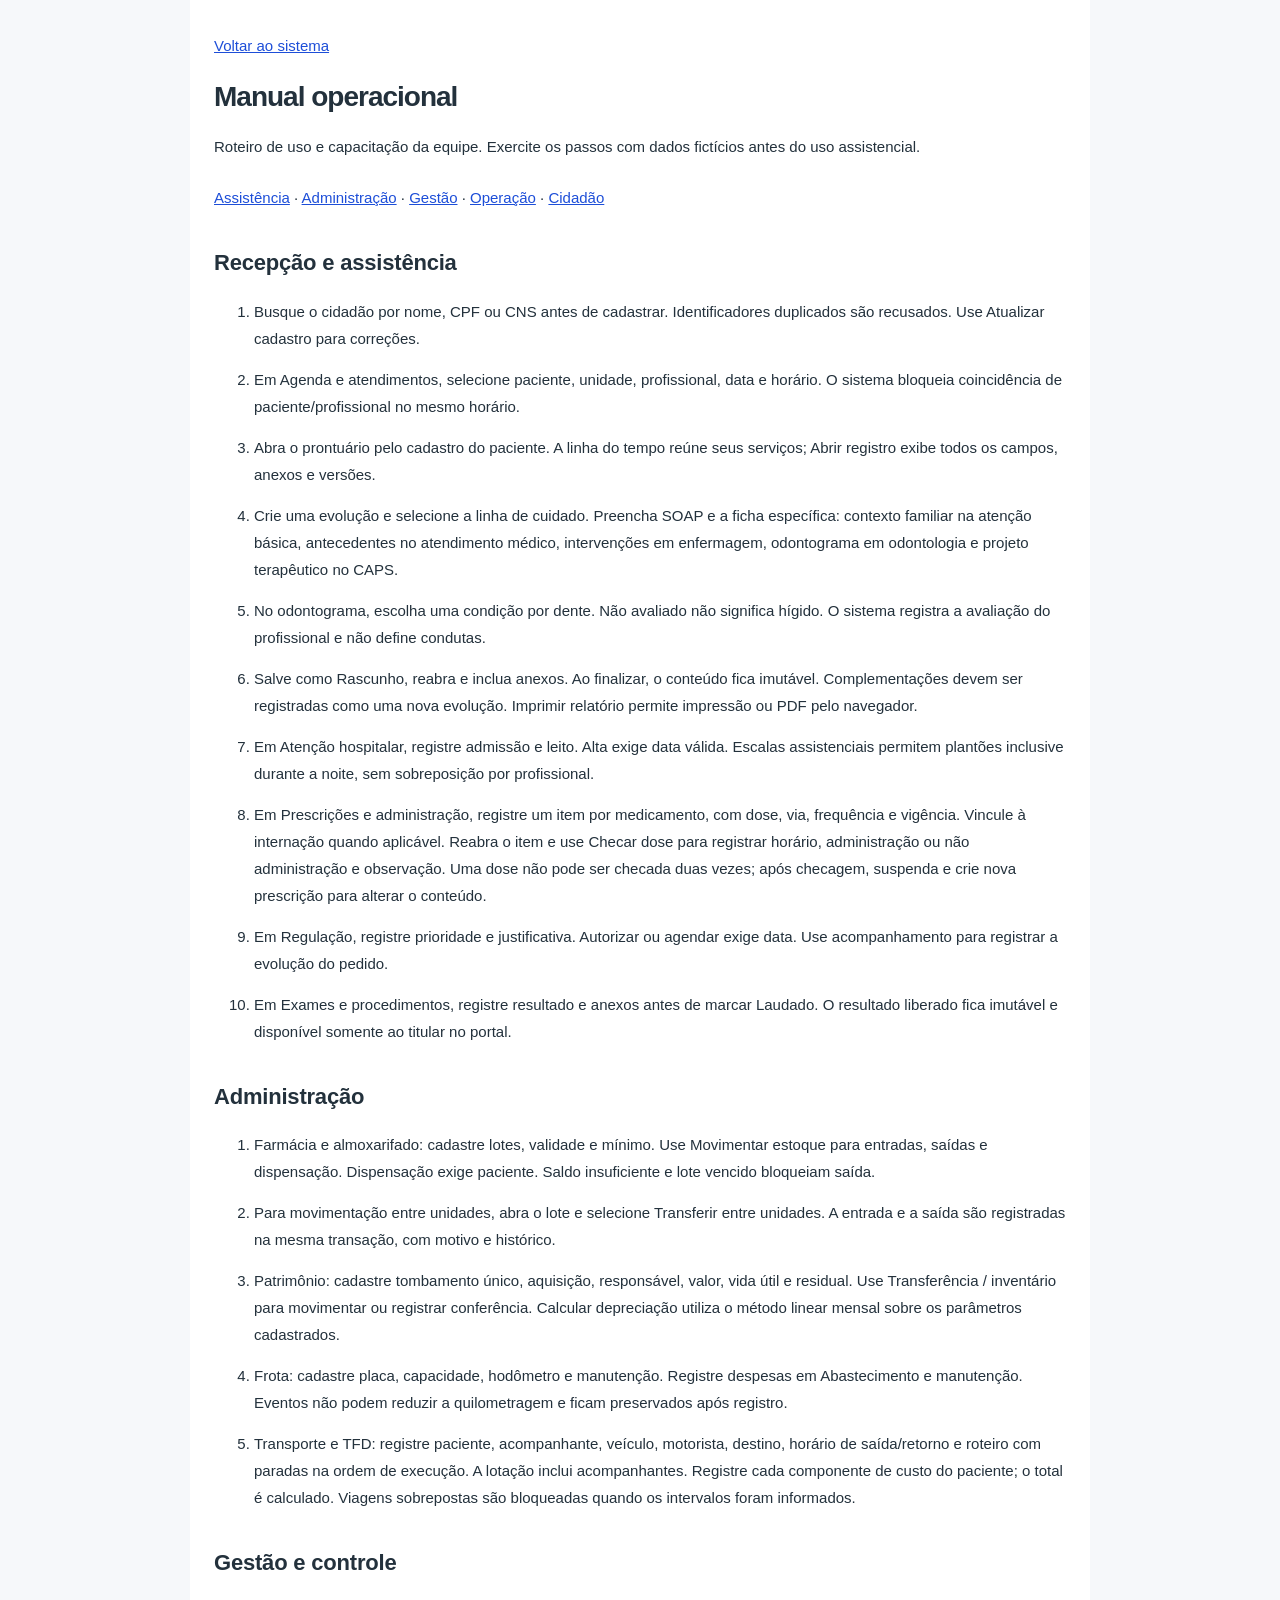
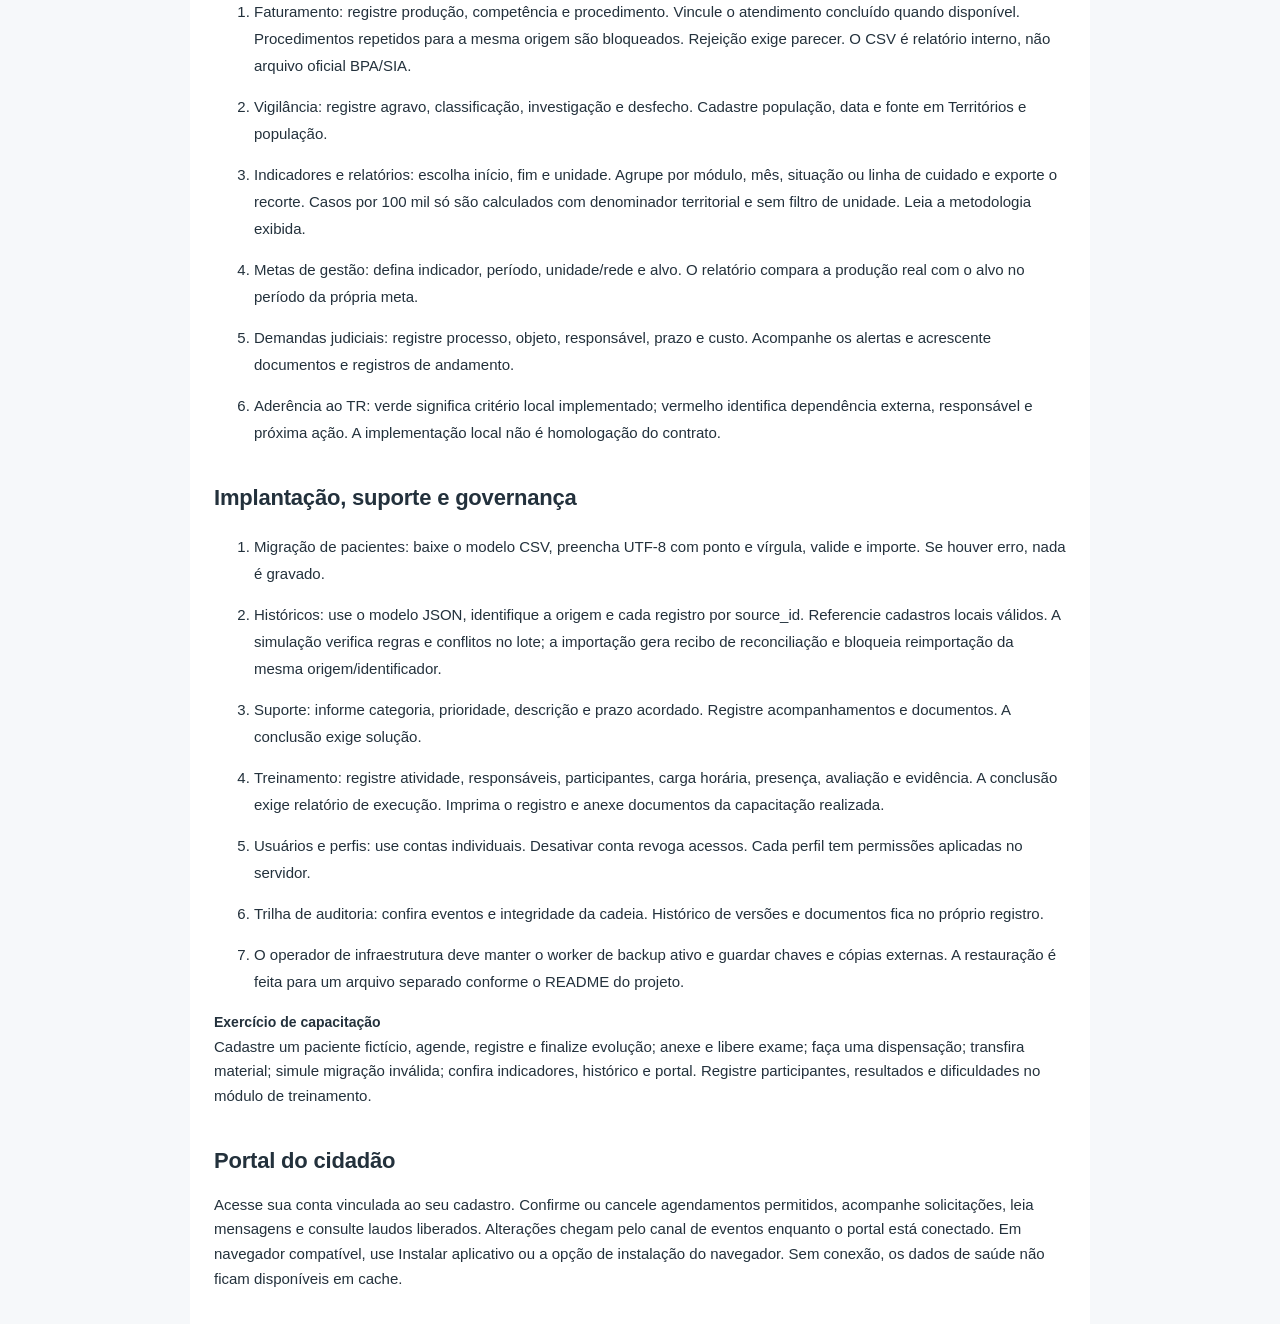
<file: static/manual.html>
<!doctype html>
<html lang="pt-BR"><head><meta charset="utf-8"><meta name="viewport" content="width=device-width,initial-scale=1"><title>Integra Saúde · Manual operacional</title><link rel="stylesheet" href="/static/styles.css"></head>
<body><main class="manual"><a href="/">Voltar ao sistema</a><h1>Manual operacional</h1><p>Roteiro de uso e capacitação da equipe. Exercite os passos com dados fictícios antes do uso assistencial.</p>
<nav aria-label="Seções"><a href="#assistencia">Assistência</a> · <a href="#administracao">Administração</a> · <a href="#gestao">Gestão</a> · <a href="#operacao">Operação</a> · <a href="#cidadao">Cidadão</a></nav>
<section id="assistencia"><h2>Recepção e assistência</h2><ol><li>Busque o cidadão por nome, CPF ou CNS antes de cadastrar. Identificadores duplicados são recusados. Use Atualizar cadastro para correções.</li><li>Em Agenda e atendimentos, selecione paciente, unidade, profissional, data e horário. O sistema bloqueia coincidência de paciente/profissional no mesmo horário.</li><li>Abra o prontuário pelo cadastro do paciente. A linha do tempo reúne seus serviços; Abrir registro exibe todos os campos, anexos e versões.</li><li>Crie uma evolução e selecione a linha de cuidado. Preencha SOAP e a ficha específica: contexto familiar na atenção básica, antecedentes no atendimento médico, intervenções em enfermagem, odontograma em odontologia e projeto terapêutico no CAPS.</li><li>No odontograma, escolha uma condição por dente. Não avaliado não significa hígido. O sistema registra a avaliação do profissional e não define condutas.</li><li>Salve como Rascunho, reabra e inclua anexos. Ao finalizar, o conteúdo fica imutável. Complementações devem ser registradas como uma nova evolução. Imprimir relatório permite impressão ou PDF pelo navegador.</li><li>Em Atenção hospitalar, registre admissão e leito. Alta exige data válida. Escalas assistenciais permitem plantões inclusive durante a noite, sem sobreposição por profissional.</li><li>Em Prescrições e administração, registre um item por medicamento, com dose, via, frequência e vigência. Vincule à internação quando aplicável. Reabra o item e use Checar dose para registrar horário, administração ou não administração e observação. Uma dose não pode ser checada duas vezes; após checagem, suspenda e crie nova prescrição para alterar o conteúdo.</li><li>Em Regulação, registre prioridade e justificativa. Autorizar ou agendar exige data. Use acompanhamento para registrar a evolução do pedido.</li><li>Em Exames e procedimentos, registre resultado e anexos antes de marcar Laudado. O resultado liberado fica imutável e disponível somente ao titular no portal.</li></ol></section>
<section id="administracao"><h2>Administração</h2><ol><li>Farmácia e almoxarifado: cadastre lotes, validade e mínimo. Use Movimentar estoque para entradas, saídas e dispensação. Dispensação exige paciente. Saldo insuficiente e lote vencido bloqueiam saída.</li><li>Para movimentação entre unidades, abra o lote e selecione Transferir entre unidades. A entrada e a saída são registradas na mesma transação, com motivo e histórico.</li><li>Patrimônio: cadastre tombamento único, aquisição, responsável, valor, vida útil e residual. Use Transferência / inventário para movimentar ou registrar conferência. Calcular depreciação utiliza o método linear mensal sobre os parâmetros cadastrados.</li><li>Frota: cadastre placa, capacidade, hodômetro e manutenção. Registre despesas em Abastecimento e manutenção. Eventos não podem reduzir a quilometragem e ficam preservados após registro.</li><li>Transporte e TFD: registre paciente, acompanhante, veículo, motorista, destino, horário de saída/retorno e roteiro com paradas na ordem de execução. A lotação inclui acompanhantes. Registre cada componente de custo do paciente; o total é calculado. Viagens sobrepostas são bloqueadas quando os intervalos foram informados.</li></ol></section>
<section id="gestao"><h2>Gestão e controle</h2><ol><li>Faturamento: registre produção, competência e procedimento. Vincule o atendimento concluído quando disponível. Procedimentos repetidos para a mesma origem são bloqueados. Rejeição exige parecer. O CSV é relatório interno, não arquivo oficial BPA/SIA.</li><li>Vigilância: registre agravo, classificação, investigação e desfecho. Cadastre população, data e fonte em Territórios e população.</li><li>Indicadores e relatórios: escolha início, fim e unidade. Agrupe por módulo, mês, situação ou linha de cuidado e exporte o recorte. Casos por 100 mil só são calculados com denominador territorial e sem filtro de unidade. Leia a metodologia exibida.</li><li>Metas de gestão: defina indicador, período, unidade/rede e alvo. O relatório compara a produção real com o alvo no período da própria meta.</li><li>Demandas judiciais: registre processo, objeto, responsável, prazo e custo. Acompanhe os alertas e acrescente documentos e registros de andamento.</li><li>Aderência ao TR: verde significa critério local implementado; vermelho identifica dependência externa, responsável e próxima ação. A implementação local não é homologação do contrato.</li></ol></section>
<section id="operacao"><h2>Implantação, suporte e governança</h2><ol><li>Migração de pacientes: baixe o modelo CSV, preencha UTF-8 com ponto e vírgula, valide e importe. Se houver erro, nada é gravado.</li><li>Históricos: use o modelo JSON, identifique a origem e cada registro por source_id. Referencie cadastros locais válidos. A simulação verifica regras e conflitos no lote; a importação gera recibo de reconciliação e bloqueia reimportação da mesma origem/identificador.</li><li>Suporte: informe categoria, prioridade, descrição e prazo acordado. Registre acompanhamentos e documentos. A conclusão exige solução.</li><li>Treinamento: registre atividade, responsáveis, participantes, carga horária, presença, avaliação e evidência. A conclusão exige relatório de execução. Imprima o registro e anexe documentos da capacitação realizada.</li><li>Usuários e perfis: use contas individuais. Desativar conta revoga acessos. Cada perfil tem permissões aplicadas no servidor.</li><li>Trilha de auditoria: confira eventos e integridade da cadeia. Histórico de versões e documentos fica no próprio registro.</li><li>O operador de infraestrutura deve manter o worker de backup ativo e guardar chaves e cópias externas. A restauração é feita para um arquivo separado conforme o README do projeto.</li></ol><h3>Exercício de capacitação</h3><p>Cadastre um paciente fictício, agende, registre e finalize evolução; anexe e libere exame; faça uma dispensação; transfira material; simule migração inválida; confira indicadores, histórico e portal. Registre participantes, resultados e dificuldades no módulo de treinamento.</p></section>
<section id="cidadao"><h2>Portal do cidadão</h2><p>Acesse sua conta vinculada ao seu cadastro. Confirme ou cancele agendamentos permitidos, acompanhe solicitações, leia mensagens e consulte laudos liberados. Alterações chegam pelo canal de eventos enquanto o portal está conectado. Em navegador compatível, use Instalar aplicativo ou a opção de instalação do navegador. Sem conexão, os dados de saúde não ficam disponíveis em cache.</p></section>
</main></body></html>
</file>
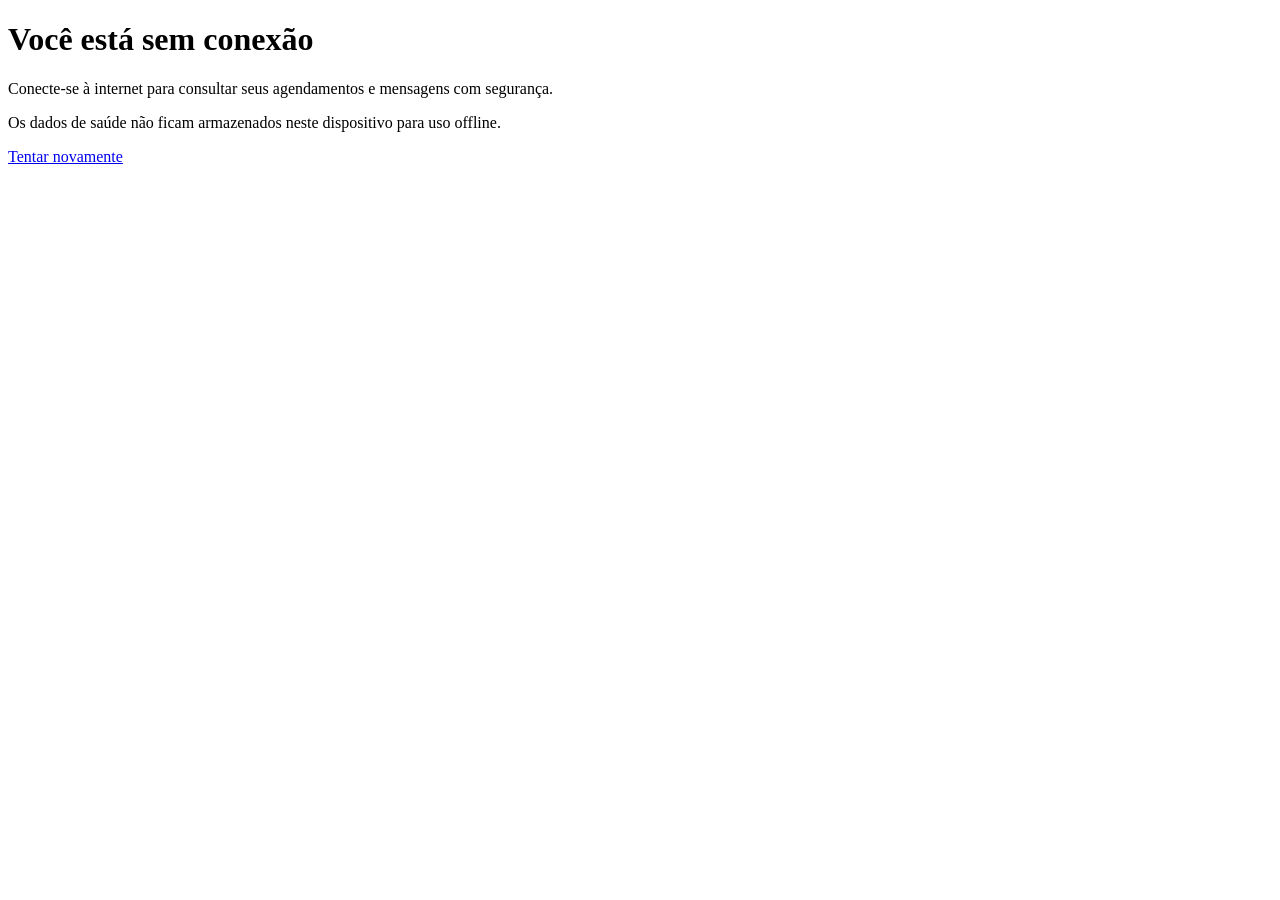
<file: static/offline.html>
<!doctype html>
<html lang="pt-BR"><meta charset="utf-8"><meta name="viewport" content="width=device-width,initial-scale=1"><title>Integra Saúde · Sem conexão</title>
<body><main><h1>Você está sem conexão</h1><p>Conecte-se à internet para consultar seus agendamentos e mensagens com segurança.</p><p>Os dados de saúde não ficam armazenados neste dispositivo para uso offline.</p><a href="/cidadao">Tentar novamente</a></main></body></html>
</file>
<file: static/styles.css>
@charset "UTF-8";
:root{--teal:#087f75;--teal-dark:#05675e;--teal-light:#eaf6f2;--ink:#23313c;--muted:#83909b;--line:#e9edf0;--surface:#fff;--bg:#f6f8fa;--sidebar:248px;--radius:12px;font-family:Inter,"Segoe UI",Arial,sans-serif;color:var(--ink);font-size:13px;font-synthesis:none}*{box-sizing:border-box}body{margin:0;background:var(--bg);-webkit-font-smoothing:antialiased}button,input,select,textarea{font:inherit}button,a,input,select,textarea{-webkit-tap-highlight-color:transparent}button,a{touch-action:manipulation}button{cursor:pointer}a{color:inherit;text-decoration:none}button{color:inherit}button:disabled{opacity:.48;cursor:not-allowed}button:focus-visible,a:focus-visible,input:focus-visible,select:focus-visible,textarea:focus-visible{outline:3px solid #67c9ba;outline-offset:3px}h1,h2,h3,p{margin:0}h1{font-size:28px;line-height:1.3;letter-spacing:-1px;font-weight:650}h2{font-size:15px;font-weight:650;letter-spacing:-.2px}h3{font-size:14px;font-weight:600}p{line-height:1.65}small{font-size:11px}.muted{color:var(--muted)}.icon{width:20px;height:20px;flex:none;vertical-align:middle}.text-warning{color:#b67823}.mono{font-family:Consolas,monospace}.skip-link{position:fixed;top:-80px;left:10px;background:var(--teal);padding:15px;color:#fff;z-index:1000}.skip-link:focus{top:10px}.loading-screen{min-height:60vh;display:flex;align-items:center;justify-content:center;gap:12px;color:var(--muted)}.loading-dot{width:10px;height:10px;border-radius:50%;background:var(--teal);animation:pulse 1s infinite}@keyframes pulse{50%{opacity:.35}}.eyebrow{font-size:10px;letter-spacing:1.65px;font-weight:700;color:var(--teal);margin-bottom:9px}.eyebrow.light{color:#91d9c6}.brand{display:flex;align-items:center;gap:11px;padding:30px 26px 26px;color:#1b4d47}.brand img{width:39px;height:39px}.brand>span{font-size:29px;font-weight:700;letter-spacing:-1.6px;line-height:1}.brand-sub{display:block;letter-spacing:2px;font-size:8px;font-weight:650;margin-top:8px;color:#8e9c9d}.sidebar{position:fixed;inset:0 auto 0 0;width:var(--sidebar);background:#fff;border-right:1px solid var(--line);z-index:30;display:flex;flex-direction:column}.municipality{display:flex;align-items:center;gap:9px;margin:0 17px 15px;padding:13px 10px;border:1px solid var(--line);border-radius:8px;background:#fcfdfd;font-size:11px;font-weight:600}.municipality>.icon{color:#7c9792;width:17px}.municipality small{display:block;font-size:9px;color:var(--muted);font-weight:400;margin-top:4px}.sidebar nav{overflow-y:auto;padding:0 13px 18px;scrollbar-width:thin;scrollbar-color:#e5eae8 transparent;flex:1}.nav-group-label{font-size:9px;color:#9ca5ad;font-weight:650;letter-spacing:1.1px;padding:19px 14px 9px}.nav-link{height:39px;display:flex;align-items:center;gap:11px;padding:0 13px;margin:3px 0;color:#6d7a84;border-radius:7px;font-size:11.5px;font-weight:500;position:relative;transition:background .15s}.nav-link .icon{width:17px;height:17px;color:#89959f}.nav-link:hover{background:#f6f9f8;color:var(--teal)}.nav-link.active{color:var(--teal);background:#eaf5f1;font-weight:650}.nav-link.active .icon{color:var(--teal)}.nav-marker{margin-left:auto;width:5px;height:5px;background:var(--teal);border-radius:50%}.sidebar-bottom{border-top:1px solid var(--line);padding:18px 20px;font-size:9px;display:flex;align-items:center;gap:7px;color:#84908e}.status-dot{height:6px;width:6px;background:#41af89;border-radius:50%}.version{margin-left:auto;color:#a7b0b4}.workspace{margin-left:var(--sidebar);min-height:100vh}.topbar{height:78px;padding:0 34px;display:flex;justify-content:space-between;align-items:center;border-bottom:1px solid var(--line);background:rgba(255,255,255,.96);gap:15px}.breadcrumbs{display:flex;align-items:center;gap:13px;font-size:11px;color:#9aa4ac}.breadcrumbs>.icon{width:12px;height:12px;color:#b6bfc5}.breadcrumbs strong{font-weight:550;color:#52616e}.topbar-actions{display:flex;align-items:center;gap:17px}.search-trigger{display:flex;align-items:center;gap:9px;color:#8b97a0;border:1px solid var(--line);background:#fafbfc;border-radius:7px;height:35px;padding:0 10px;font-size:11px;min-width:220px}.search-trigger .icon{width:15px}.search-trigger kbd{margin-left:auto;font-size:9px;border:1px solid #e5e9eb;border-radius:3px;background:white;padding:2px 4px}.icon-button{display:inline-flex;align-items:center;justify-content:center;border:0;background:transparent;padding:7px;border-radius:7px;color:#8d99a3}.icon-button:hover{background:#edf4f1;color:var(--teal)}.notification-button{position:relative}.notification-button i{width:5px;height:5px;background:#dfac61;border:1px solid white;position:absolute;top:7px;right:8px;border-radius:50%}.top-divider{width:1px;height:29px;background:var(--line)}.user-menu{display:flex;align-items:center;gap:10px;border:0;background:none;padding:0;text-align:left}.user-menu>.icon{width:12px;color:#84919b;margin-left:5px}.avatar{width:35px;height:35px;border-radius:50%;background:#e2efeb;color:#337a68;display:inline-flex;align-items:center;justify-content:center;font-size:11px;font-weight:650;flex:none}.avatar.mini{width:31px;height:31px;font-size:10px}.avatar.large{width:58px;height:58px;font-size:19px}.color-0{background:#e9edfa;color:#6d7ba5}.color-1{background:#f6ece1;color:#ac8659}.color-2{background:#e2efeb;color:#438774}.color-3{background:#f0eaf6;color:#9475a9}.user-label{font-size:11px;font-weight:600}.user-label small{display:block;font-size:9px;color:#8d98a1;margin-top:5px;font-weight:400}#mobile-menu{display:none}#main{padding:31px 34px 28px;max-width:1720px;margin:auto;outline:none;min-height:calc(100vh - 135px)}.page-heading{display:flex;align-items:center;justify-content:space-between;gap:20px;margin-bottom:27px}.page-heading p{color:#8a96a0;font-size:12px;margin-top:8px}.heading-actions{display:flex;align-items:center;gap:10px;flex-wrap:wrap}.btn{display:inline-flex;gap:8px;align-items:center;justify-content:center;border:1px solid #dfe5e8;background:white;border-radius:7px;padding:10px 14px;font-size:11px;font-weight:550;white-space:nowrap;min-height:37px;transition:background .15s}.btn:hover{background:#f3f7f5;border-color:#c8d8d1}.btn .icon{width:15px;height:15px}.btn.primary{background:var(--teal);border-color:var(--teal);color:#fff;box-shadow:0 2px 3px #06483d0b}.btn.primary:hover{background:var(--teal-dark)}.btn.full{width:100%}.btn.small{padding:7px 10px;font-size:10px;min-height:31px}.date-chip{display:flex;align-items:center;gap:7px;color:#84919b;font-size:10px;margin-right:7px}.date-chip .icon{width:15px}.dashboard-toolbar{display:flex;justify-content:space-between;align-items:center;margin-bottom:22px;gap:16px}.tab-list{display:flex;gap:23px;height:40px;align-items:stretch}.tab-list button{border:0;background:transparent;padding:5px 0 12px;color:#909aa4;font-size:11px;position:relative;white-space:nowrap}.tab-list button.active{color:var(--teal);font-weight:600}.tab-list button.active:after{content:"";position:absolute;bottom:0;left:0;right:0;height:2px;background:var(--teal);border-radius:2px}.filters-inline{display:flex;align-items:center;gap:8px}.select-wrap{display:flex;align-items:center;gap:6px;border:1px solid #e2e7eb;background:white;border-radius:6px;padding:0 8px}.select-wrap>.icon{width:13px;height:13px;color:#7f8e97}.select-wrap select{border:0;height:33px;padding:0 20px 0 2px;max-width:225px;font-size:10px;color:#6a7781;min-width:0}.stats-grid{display:grid;grid-template-columns:repeat(4,minmax(0,1fr));gap:17px;margin-bottom:23px}.stat-card{background:white;border:1px solid var(--line);border-radius:var(--radius);padding:19px 20px 17px;box-shadow:0 2px 3px #1a392202}.stat-top{display:flex;align-items:center;justify-content:space-between;gap:6px;color:#798590;font-size:11px}.stat-icon{display:flex;align-items:center;justify-content:center;width:32px;height:32px;border-radius:9px}.stat-icon .icon{width:17px;height:17px}.stat-icon.blue{color:#7495c1;background:#edf3fc}.stat-icon.teal{color:#479783;background:#e9f5ef}.stat-icon.purple{color:#9383be;background:#f0edf8}.stat-icon.orange{color:#d7a661;background:#fdf4e7}.stat-card>strong{font-size:31px;letter-spacing:-1px;font-weight:650;display:block;margin:9px 0 12px}.stat-caption{border-top:1px solid #f0f3f5;padding-top:12px;font-size:9px;color:#96a0a8;display:flex;align-items:center;gap:5px}.stat-caption .icon{width:12px;height:12px;color:#76ad98}.stat-card:last-child .stat-caption .icon{color:#d3a359}.card{background:#fff;border:1px solid var(--line);border-radius:var(--radius);box-shadow:0 2px 3px #1a392202;overflow:hidden}.charts-grid{display:grid;grid-template-columns:1.65fr 1fr;gap:21px;margin-bottom:23px}.card-header{display:flex;align-items:center;justify-content:space-between;padding:20px 21px 17px;gap:12px}.card-header p{font-size:10px;color:#9aa3ab;margin-top:5px}.card-header h2{font-size:13px}.card-header h2>.icon{width:17px;height:17px;margin-right:6px;color:var(--teal)}.small-icon{color:#a8b4bd}.small-icon>.icon{width:17px}.chart-body{padding:0 20px 9px}.chart-legend{display:flex;align-items:center;gap:17px;font-size:9px;color:#89969f;margin:0 0 2px 9px}.chart-legend span{display:flex;align-items:center;gap:6px}.legend-dot{height:6px;width:6px;border-radius:50%;display:inline-block}.legend-dot.teal{background:#078b7e}.legend-dot.mint{background:#a7d7c9}.line-chart{width:100%;display:block;max-height:225px;overflow:visible}.line-chart text{font-family:inherit;font-size:9px;fill:#a2acb4}.specialty-card{min-width:0}.donut-layout{display:flex;align-items:center;gap:25px;padding:16px 22px 29px;justify-content:center;min-height:216px}.donut{height:144px;width:144px;flex:none;border-radius:50%;padding:18px;transform:rotate(-90deg)}.donut>div{width:100%;height:100%;border-radius:50%;background:white;display:flex;flex-direction:column;align-items:center;justify-content:center;transform:rotate(90deg)}.donut strong{font-size:26px;letter-spacing:-1px;font-weight:650}.donut span{font-size:8px;color:#9ca6ae;margin-top:5px}.donut-legend{width:100%;max-width:180px;display:grid;gap:15px;font-size:10px}.donut-legend>div{display:flex;gap:7px;align-items:center}.donut-legend i{width:6px;height:6px;border-radius:2px;flex:none}.donut-legend span{color:#82909a;flex:1}.donut-legend strong{font-weight:600;font-size:11px;white-space:nowrap}.donut-legend small{font-weight:400;font-size:9px;color:#9ca5ad;margin-left:1px}.lower-grid{display:grid;grid-template-columns:1.65fr 1fr;gap:21px;margin-bottom:27px}.count-pill{padding:2px 6px;background:#eff5f3;color:#579786;border-radius:4px;font-size:9px;margin-left:6px;vertical-align:middle}.amber-count{background:#fcf3e6;color:#b89054}.text-link,.text-button{display:inline-flex;align-items:center;gap:6px;color:var(--teal);font-size:10px;font-weight:550}.text-button{border:0;background:none;padding:5px}.text-link>.icon,.text-button>.icon{width:13px;height:13px}.text-link:hover,.text-button:hover{text-decoration:underline}.table-scroll{overflow:auto}table{width:100%;border-collapse:collapse;text-align:left;font-size:11px}th{font-size:9px;color:#98a2aa;font-weight:500;letter-spacing:.1px;background:#fafbfc;border-top:1px solid #f1f3f5;border-bottom:1px solid #f1f3f5;padding:13px 18px;white-space:nowrap}td{padding:14px 18px;border-bottom:1px solid #f0f3f5;color:#73818b;line-height:1.5}tr:last-child td{border-bottom:0}tbody tr:hover{background:#fcfdfd}td strong{font-weight:550;color:#4e5f6b}td .badge{white-space:nowrap}.agenda-card td{padding:12px 16px;font-size:10px}.agenda-card th{padding:12px 16px}.person-cell{display:flex;gap:9px;align-items:center;white-space:nowrap}.person-cell strong{font-size:10px;display:block}.person-cell small{display:block;font-size:8px;color:#a0a8af;margin-top:4px}.badge{display:inline-flex;align-items:center;gap:5px;padding:4px 7px;border-radius:5px;font-size:9px;font-weight:500;white-space:nowrap}.badge i{height:4px;width:4px;border-radius:50%;background:currentColor}.badge.green{background:#edf7f1;color:#52a080}.badge.amber{background:#fdf5e9;color:#c39c5f}.badge.red{background:#fbefed;color:#c77a72}.badge.blue{background:#eaf2fa;color:#6b91b8}.time-cell{display:flex;align-items:center;gap:5px;color:#80909b;font-size:10px}.time-cell .icon{height:12px;width:12px;color:#9daab3}.alerts-list{padding:0 20px 13px}.alert-item{display:flex;align-items:center;gap:11px;padding:16px 0;border-bottom:1px solid #f0f3f5}.alert-item:last-child{border-bottom:0}.alert-icon{width:33px;height:33px;border-radius:8px;display:flex;align-items:center;justify-content:center;flex:none;color:#ccaa73;background:#fdf6eb}.alert-icon .icon{height:15px;width:15px}.alert-icon.danger{background:#fbefed;color:#cf9288}.alert-item>span:nth-child(2){flex:1;min-width:0}.alert-item strong{font-size:10px;font-weight:550;display:block}.alert-item small{display:block;font-size:9px;margin-top:5px;color:#96a0a8;line-height:1.5}.alert-item>.icon{width:12px;height:12px;color:#b0bbc1}.all-clear{padding:35px 0;color:#79a18e;display:flex;gap:8px;align-items:center}.section-title{display:flex;align-items:center;gap:14px;justify-content:space-between;margin-bottom:15px}.section-title h2{font-size:13px}.section-title>span{font-size:10px;color:#a2abb2}.quick-grid{display:grid;grid-template-columns:repeat(4,1fr);gap:16px}.quick-card{display:flex;align-items:center;gap:12px;background:white;border:1px solid var(--line);border-radius:9px;padding:17px 14px;transition:transform .15s,box-shadow .15s}.quick-card:hover{transform:translateY(-2px);box-shadow:0 6px 14px #153c2c08;border-color:#c4dfd4}.quick-icon{background:#edf6f2;color:#6c9f8b;width:34px;height:34px;border-radius:8px;display:flex;align-items:center;justify-content:center;flex:none}.quick-icon .icon{height:17px;width:17px}.quick-card strong{font-size:10px;display:block;font-weight:550}.quick-card small{font-size:8px;color:#a0a9b0;display:block;margin-top:5px}.quick-card>.icon{height:13px;width:13px;margin-left:auto;color:#9caaa8}.app-footer{padding:20px 34px 22px;color:#a6afb6;font-size:9px;display:flex;align-items:center;justify-content:space-between;border-top:1px solid #edf0f3;margin-top:8px;gap:12px}.app-footer i{font-style:normal;margin:0 6px}.table-toolbar{padding:18px 20px;display:flex;justify-content:space-between;align-items:center;gap:12px}.input-icon{position:relative;min-width:260px;max-width:420px;width:100%;display:flex;align-items:center}.input-icon>.icon{position:absolute;left:12px;height:16px;width:16px;color:#93a0a9}.input-icon input{padding-left:36px;width:100%;background:#fcfdfd}input,select,textarea{border:1px solid #dde5e8;border-radius:6px;background:#fff;color:#4e606c;padding:10px 11px;max-width:100%;min-height:38px;outline:0;transition:border .15s}input:focus,select:focus,textarea:focus{border-color:#53aa99;box-shadow:0 0 0 3px #087f7510}input::placeholder,textarea::placeholder{color:#a9b2b9}textarea{resize:vertical}select{font-size:11px}label{display:flex;flex-direction:column;gap:8px;font-size:11px;color:#657582;position:relative}label>b{color:#c58d7d;position:absolute;top:0;right:0;font-weight:400}.pagination{padding:16px 20px;border-top:1px solid var(--line);font-size:10px;color:#97a2ab;display:flex;align-items:center;justify-content:space-between}.pagination>div{display:flex;gap:13px;align-items:center}.row-actions{display:flex;gap:4px;justify-content:flex-end}.empty-state{padding:43px 18px;text-align:center;color:#9da8b1}.empty-state>.icon{width:32px;height:32px;color:#bac9c5;margin-bottom:12px}.empty-state h3{font-weight:500;margin-bottom:7px;color:#7e8d96;font-size:13px}.empty-state p{font-size:11px}.error-panel{padding:80px 25px;text-align:center}.error-panel>.icon{width:40px;height:40px;color:#d7a064;margin-bottom:14px}.error-panel h2{margin-bottom:10px}.error-panel p{margin:10px 0 20px;color:#8a97a0}.notice{background:#fdf7ec;border:1px solid #f1e4cf;border-radius:8px;padding:15px 18px;color:#9f814d;font-size:12px;line-height:1.7;margin:0 0 22px;display:flex;align-items:flex-start;gap:10px}.notice .icon{width:17px;height:17px;margin-top:2px}.notice.success{background:#edf8f1;color:#548a6b;border-color:#d6ebdd}.notice.danger{background:#fbefed;color:#b26c62;border-color:#efdbd7}.padded{padding:25px}.padded>h2{margin:12px 0}.padded>p{margin-bottom:16px}.step-label{font-size:9px;letter-spacing:1.4px;font-weight:600;color:#7aa594}.two-columns{display:grid;grid-template-columns:1fr 1fr;gap:22px;margin-bottom:22px}.file-drop{padding:30px 20px;border:1px dashed #bdd2c9;border-radius:10px;margin-top:24px;align-items:center;background:#f8fcfa;color:#8aa999;gap:13px}.file-drop input{font-size:10px;background:white;max-width:100%;width:100%}.validation-stats{display:flex;flex-direction:column;align-items:center;gap:8px;margin:40px 0;color:#71a38f}.validation-stats strong{font-size:30px}.error-list{color:#bd7c6d;font-size:11px;line-height:1.8}.integration-grid{display:grid;grid-template-columns:repeat(3,1fr);gap:20px}.integration-card{padding:24px}.integration-logo{height:42px;width:42px;display:flex;align-items:center;justify-content:center;border-radius:10px;background:#edf5f2;color:#6c9b8b;margin-bottom:17px}.integration-card p{color:#97a2aa;font-size:12px;min-height:62px;margin:10px 0 18px}.compliance-summary{display:grid;grid-template-columns:repeat(4,1fr);gap:20px;margin-bottom:25px}.compliance-summary>div{border:1px solid var(--line);background:white;border-radius:9px;padding:20px;display:flex;flex-direction:column;gap:9px}.compliance-summary strong{font-size:25px;color:#337e6b}.compliance-summary span{font-size:10px;color:#929fa9}.compliance-table td{vertical-align:top;min-width:125px}.compliance-table td:last-child{min-width:270px;max-width:550px;font-size:11px}.report-downloads{margin-top:25px}.report-grid{display:grid;grid-template-columns:repeat(3,1fr);padding:0 20px 20px;gap:10px}.report-link{display:flex;gap:10px;align-items:center;padding:16px;border:1px solid #e7edea;border-radius:7px;font-size:11px;color:#7b9388}.report-link>.icon{width:16px;height:16px}.report-link>.icon:last-child{margin-left:auto}.report-link:hover{background:#f0f8f4}dialog{padding:0;border:1px solid #e2e9e6;box-shadow:0 30px 100px #172f3833;border-radius:16px;width:620px;max-width:calc(100vw - 30px);max-height:90vh;color:var(--ink);overflow:auto}dialog.wide{width:860px}dialog::backdrop{background:#152b3c55;backdrop-filter:blur(3px)}.modal-header{padding:23px 27px;display:flex;justify-content:space-between;align-items:center;border-bottom:1px solid var(--line);position:sticky;top:0;background:#fff;z-index:2}.modal-header h2{font-size:20px;letter-spacing:-.5px}.modal-header .eyebrow{font-size:8px;margin-bottom:7px}.modal-body{padding:25px 27px}.form-intro{font-size:12px;color:#90a09f;margin-bottom:22px}.form-grid{display:grid;grid-template-columns:1fr 1fr;gap:19px}.form-grid input,.form-grid select,.form-grid textarea{width:100%}.span-two{grid-column:span 2}.form-actions{display:flex;justify-content:flex-end;gap:10px;margin-top:25px;padding-top:20px;border-top:1px solid var(--line)}.form-error{color:#c5796d;font-size:12px;margin-top:15px;min-height:18px}.form-error:empty{display:none}fieldset{padding:0;margin:0;border:0}fieldset:disabled{opacity:.85}.patient-summary{display:flex;align-items:center;gap:15px;margin-bottom:25px}.patient-summary h2{font-size:20px}.patient-summary p{font-size:11px;color:#8c9ba1;margin-top:5px}.patient-summary .badge{margin-left:auto}.detail-grid{display:grid;grid-template-columns:repeat(2,1fr);gap:20px;border-top:1px solid var(--line);border-bottom:1px solid var(--line);padding:20px 0;margin-bottom:20px}.detail-grid span{display:block;color:#9aa7ad;font-size:10px;margin-bottom:6px}.detail-grid strong{font-weight:500;font-size:12px}.clinical-alert{padding:12px;background:#fff8ed;border-radius:6px;display:flex;gap:10px;align-items:center;color:#b2996f;font-size:11px;margin-bottom:25px}.clinical-alert>.icon{height:17px;width:17px}.timeline{padding:5px 0}.timeline-item{display:flex;gap:18px;position:relative;padding-bottom:24px}.timeline-item:before{position:absolute;content:"";left:17px;top:32px;bottom:0;border-left:1px solid #e0ede6}.timeline-item:last-child:before{display:none}.timeline-dot{width:35px;height:35px;flex:none;border-radius:50%;background:#eff7f2;color:#75a38c;display:flex;align-items:center;justify-content:center}.timeline-dot>.icon{height:17px;width:17px}.timeline-item>div:last-child{width:100%;border:1px solid #e8eee9;border-radius:8px;padding:16px}.timeline-heading{display:flex;align-items:center;justify-content:space-between;gap:10px}.timeline-item p{font-size:11px;color:#7e8f97;margin-top:9px;white-space:pre-wrap}.timeline-item p b{font-weight:550;color:#5f7970}.stock-summary{display:flex;align-items:center;gap:15px;margin-bottom:25px}.stock-summary p{color:#8b9a9c;font-size:11px;margin-top:4px}.stock-summary~.section-title{margin-top:28px}.search-result{display:flex;align-items:center;gap:12px;padding:16px 4px;width:100%;border:0;border-bottom:1px solid var(--line);background:white;text-align:left}.search-result:hover{background:#f8fcfa}.search-result strong{font-weight:500;font-size:12px}.search-result small{display:block;color:#99a7ac;font-size:10px;margin-top:5px}.search-result>.icon{margin-left:auto;width:16px;color:#9eb0aa}#search-results{margin-top:14px}.account-card{text-align:center;margin:5px 0 30px}.account-card h3{margin:15px 0 7px;font-size:18px}.account-card p{font-size:12px;color:#92a09f}#toast{position:fixed;bottom:25px;left:50%;transform:translate(-50%,20px);background:#174c40;color:#fff;border-radius:9px;box-shadow:0 8px 30px #183d2822;padding:15px 22px;font-size:12px;z-index:1000;opacity:0;pointer-events:none;transition:all .2s;max-width:90vw}#toast.show{opacity:1;transform:translate(-50%,0)}#toast.error{background:#995e4c}.login-layout{display:grid;grid-template-columns:1.08fr 1fr;min-height:100vh}.login-story{background:#105d50;color:white;position:relative;overflow:hidden;display:flex;flex-direction:column;padding:12px 35px;background-image:radial-gradient(ellipse at 70% 75%,#1a84704a,transparent 60%),linear-gradient(150deg,#083f39,#176655)}.login-story:after{content:"";width:700px;height:700px;border-radius:50%;border:1px solid #ffffff08;position:absolute;right:-230px;bottom:-200px;box-shadow:0 0 0 80px #ffffff02,0 0 0 160px #ffffff02;pointer-events:none}.brand-light{color:white}.brand-light .brand-sub{color:#7bb5a5}.brand-light img{background:transparent}.story-content{padding:35px 45px;flex:1;display:flex;flex-direction:column;justify-content:center;max-width:700px;margin:0 auto;width:100%}.story-content h1{font-size:clamp(38px,3.8vw,59px);line-height:1.13;letter-spacing:-2px;margin:18px 0 26px;font-weight:580}.story-content h1 em{font-style:normal;color:#a2ddbd}.story-content>p{color:#a2c7bd;line-height:1.85;font-size:13px}.login-story footer{padding:25px;color:#85afa1;font-size:10px;letter-spacing:.4px}.story-network{height:210px;position:relative;margin-top:40px;max-width:430px}.network-center{position:absolute;top:62px;left:calc(50% - 61px);height:100px;width:122px;background:#ffffff0d;border:1px solid #ffffff20;border-radius:17px;display:flex;align-items:center;justify-content:center;flex-direction:column;gap:12px;color:#b1e1ca;z-index:1;font-size:10px;backdrop-filter:blur(5px)}.network-center>.icon{width:31px;height:31px;stroke-width:1.3}.story-network:before,.story-network:after{content:"";position:absolute;top:109px;width:100%;height:1px;background:linear-gradient(90deg,transparent,#94c9b851,transparent);transform:rotate(-26deg)}.story-network:after{transform:rotate(26deg)}.network-node{position:absolute;border:1px solid #8db6a82c;background:#246b5ccc;border-radius:9px;padding:11px 13px;display:flex;align-items:center;gap:8px;color:#9ecbb9;font-size:9px;z-index:1}.network-node>.icon{width:15px;height:15px}.n1{left:0;top:5px}.n2{right:0;top:30px}.n3{right:8px;bottom:0}.login-panel{padding:60px;display:flex;flex-direction:column;justify-content:center;position:relative;background:#fdfefe}.login-form-wrap{max-width:370px;width:100%;margin:auto}.login-form-wrap h2{font-size:30px;letter-spacing:-.9px;margin:12px 0}.login-form-wrap>.muted{font-size:12px;margin-bottom:30px}.login-tabs{display:flex;padding:4px;background:#f0f4f3;border-radius:8px;margin:25px 0}.login-tabs button{flex:1;padding:10px 5px;border:0;border-radius:5px;background:none;color:#899993;font-size:11px}.login-tabs button.selected{color:#357b62;box-shadow:0 2px 5px #123a2210;background:white;font-weight:550}#login-form label{margin-bottom:20px}#login-form input{height:44px}#login-form>.btn{height:44px;font-size:12px;margin-top:5px}#login-form>.btn .icon{margin-left:auto}.demo-login{margin-top:30px;padding:18px;background:#f8fafb;border:1px solid #e9eef0;border-radius:8px}.demo-login p{font-size:11px;color:#95a2aa;margin:10px 0}.demo-login .text-button{padding:0;font-size:11px}.secure-note{display:flex;align-items:center;justify-content:center;gap:7px;color:#a3aea9;font-size:10px;margin-top:28px}.secure-note .icon{width:13px;height:13px}.login-footer{font-size:9px;color:#a6b1ac;display:flex;justify-content:space-between;position:absolute;bottom:30px;left:60px;right:60px}.citizen-app{max-width:1250px;margin:auto}.citizen-header{display:flex;justify-content:space-between;align-items:center;padding:0 35px;border-bottom:1px solid var(--line)}.citizen-header .brand{padding:25px 0}.citizen-welcome{padding:15px 0 35px}.citizen-welcome h1{font-size:33px;margin:10px 0}.citizen-welcome p{color:#91a099;margin-bottom:14px}.citizen-grid{display:grid;grid-template-columns:1.3fr 1fr;gap:22px}.citizen-item{padding:20px;border-top:1px solid var(--line);display:flex;align-items:center;gap:15px;justify-content:space-between}.citizen-item p{font-size:11px;color:#94a09f;margin:7px 0}.citizen-item.block{display:block}.citizen-item.block>p{white-space:pre-wrap}.citizen-actions{display:flex;flex-direction:column;align-items:center;gap:8px}.portal-refresh{font-size:9px;color:#a2aba8;border-top:1px solid var(--line);padding:14px 20px}
@media(min-width:1550px){:root{--sidebar:264px;font-size:14px}.nav-link{font-size:12px;height:42px}.stat-card{padding:23px}.stat-top{font-size:12px}.stat-card>strong{font-size:36px}.card-header h2{font-size:15px}.charts-grid,.lower-grid{grid-template-columns:1.8fr 1fr}.donut{width:162px;height:162px}.donut-layout{min-height:242px}.line-chart{max-height:252px}.agenda-card td{padding:17px 20px;font-size:11px}.person-cell strong{font-size:11px}.quick-card{padding:21px}.quick-card strong{font-size:12px}.quick-card small{font-size:10px}.stat-caption{font-size:10px}.alert-item{padding:21px 0}.alert-item strong{font-size:11px}}
@media(max-width:1250px){:root{--sidebar:220px}.brand{padding-left:20px}.municipality{margin-left:12px;margin-right:12px}.nav-link{font-size:10.5px;padding-left:9px;gap:8px}.sidebar nav{padding-left:10px;padding-right:10px}#main{padding:26px 24px}.topbar{padding:0 24px}.search-trigger{min-width:170px}.search-trigger kbd{display:none}.date-chip{display:none}.donut-layout{flex-direction:column;gap:18px;padding-top:0}.donut{width:118px;height:118px;padding:15px}.donut-legend{max-width:none;grid-template-columns:1fr 1fr;gap:10px}.charts-grid{grid-template-columns:1.65fr 1fr}.chart-body{padding-top:17px}.stat-card{padding:15px}.stat-top{font-size:10px}.stat-caption{font-size:8px}.quick-grid{gap:10px}.quick-card{gap:8px;padding:13px 10px}.quick-card>.icon{display:none}.quick-icon{width:29px;height:29px}.page-heading h1{font-size:25px}.filters-inline{gap:5px}.select-wrap select{font-size:9px}.tab-list{gap:17px}.tab-list button{font-size:10px}.lower-grid{grid-template-columns:1.7fr 1fr}.agenda-card td,.agenda-card th{padding:12px 10px}.agenda-card .avatar{display:none}.card-header{padding:18px 16px}.alerts-list{padding:0 15px 10px}.alert-item{gap:8px}.alert-icon{width:27px;height:27px}.alert-item strong{font-size:9px}.alert-item small{font-size:8px}}
@media(max-width:1000px){.user-label{display:none}.search-trigger{min-width:160px}.stats-grid{grid-template-columns:repeat(2,1fr)}.charts-grid,.lower-grid{grid-template-columns:1fr}.donut-layout{flex-direction:row}.donut-legend{display:grid;grid-template-columns:1fr;max-width:240px}.donut{width:140px;height:140px;padding:18px}.chart-body{padding-top:0}.quick-grid{grid-template-columns:repeat(2,1fr)}.dashboard-toolbar{flex-wrap:wrap}.integration-grid{grid-template-columns:repeat(2,1fr)}.compliance-summary{grid-template-columns:repeat(2,1fr)}.report-grid{grid-template-columns:repeat(2,1fr)}.page-heading{align-items:flex-start}.page-heading .heading-actions{justify-content:flex-end}.two-columns{grid-template-columns:1fr}.login-story{padding:10px 15px}.story-content{padding:30px 25px}.login-panel{padding:40px}.login-footer{left:40px;right:40px}.story-content h1{font-size:43px}.story-network{max-width:320px}.network-node{font-size:8px;padding:9px}.patient-summary{flex-wrap:wrap}.patient-summary .badge{margin-left:0}.citizen-grid{grid-template-columns:1fr}}
@media(max-width:760px){:root{--sidebar:245px}.sidebar{transform:translateX(-100%);transition:transform .2s;box-shadow:5px 0 30px #18372920}.sidebar.open{transform:translateX(0)}.workspace{margin-left:0}#mobile-menu{display:inline-flex}.topbar{height:65px;padding:0 18px}.breadcrumbs{gap:7px}.breadcrumbs>span{display:none}.breadcrumbs>.icon{display:none}.topbar-actions{gap:8px}.top-divider{display:none}.search-trigger{min-width:0;padding:8px;border:0;background:none}.search-trigger span{display:none}.user-menu>.icon{display:none}.user-menu .avatar{height:30px;width:30px;font-size:9px}#main{padding:23px 18px}.page-heading{flex-direction:column;gap:17px;margin-bottom:23px}.page-heading h1{font-size:26px}.heading-actions{width:100%;justify-content:flex-start!important}.page-heading p{font-size:11px}.dashboard-toolbar{gap:13px}.filters-inline{flex-wrap:wrap}.select-wrap select{max-width:185px}.stats-grid{gap:11px;margin-bottom:16px}.stat-card{padding:13px}.stat-top{font-size:9px}.stat-icon{height:27px;width:27px;border-radius:7px}.stat-icon .icon{height:15px;width:15px}.stat-card>strong{font-size:28px}.stat-caption{font-size:8px;line-height:1.5;align-items:flex-start}.charts-grid,.lower-grid{gap:16px;margin-bottom:20px}.donut-layout{padding:10px 22px 25px;gap:25px}.chart-body{padding-left:10px;padding-right:10px}.card-header h2{font-size:13px}.agenda-card .person-cell strong{font-size:10px}.agenda-card th,.agenda-card td{padding:12px 11px}.agenda-card th:nth-child(3),.agenda-card td:nth-child(3){display:none}.quick-grid{gap:10px}.quick-card{padding:15px 10px}.quick-card strong{font-size:10px}.section-title>span{display:none}.app-footer{padding:18px;font-size:8px;flex-wrap:wrap}.table-toolbar{padding:15px;flex-wrap:wrap}.input-icon{min-width:100%;max-width:none}.table-toolbar>.filters-inline{width:100%}.table-toolbar select{width:100%}.integration-grid,.report-grid{grid-template-columns:1fr}.form-grid{grid-template-columns:1fr}.span-two{grid-column:auto}.modal-header{padding:20px}.modal-body{padding:20px}.modal-header h2{font-size:18px}.pagination{padding:14px;font-size:9px}.pagination>div{gap:6px}.patient-summary h2{font-size:18px}.detail-grid{grid-template-columns:1fr 1fr;gap:18px 10px}.timeline-item{gap:10px}.timeline-item>div:last-child{padding:12px}.timeline-heading{align-items:flex-start;flex-direction:column}.login-layout{grid-template-columns:1fr}.login-story{display:none}.login-panel{min-height:100vh;padding:50px 25px 85px}.login-form-wrap{max-width:390px}.login-footer{left:25px;right:25px;font-size:8px}.citizen-header{padding:0 20px}.citizen-header .brand>span{font-size:25px}.citizen-item{flex-direction:column;align-items:flex-start}.citizen-actions{flex-direction:row}.citizen-welcome h1{font-size:29px}.compliance-summary{gap:10px}.compliance-summary>div{padding:16px}.compliance-summary strong{font-size:23px}.compliance-summary span{font-size:9px}}
@media(prefers-reduced-motion:reduce){*{animation:none!important;transition:none!important;scroll-behavior:auto!important}}
@media print{.sidebar,.topbar,.heading-actions,.app-footer,.table-toolbar,.pagination,.quick-section,.btn{display:none!important}.workspace{margin:0}#main{padding:0}.card{break-inside:avoid;box-shadow:none}.stats-grid{grid-template-columns:repeat(4,1fr)}body{background:white}.table-scroll{overflow:visible}dialog{position:static;width:100%;max-height:none;overflow:visible;box-shadow:none}.modal-header button,.form-actions{display:none}}

/* Ajustes de leitura e alinhamento dos filtros. */
.select-wrap{flex-direction:row;gap:6px}.nav-link{font-size:12px}.stat-top{font-size:12px}.stat-caption{font-size:10px}.person-cell strong{font-size:11px}.person-cell small{font-size:10px}.card-header p{font-size:11px}.quick-card strong{font-size:11px}.quick-card small{font-size:10px}.alert-item strong{font-size:11px}.alert-item small{font-size:10px}.badge{font-size:10px}.table-scroll th{font-size:10px}.table-scroll td{font-size:12px}
@media(max-width:1250px){.nav-link{font-size:11px}.stat-top{font-size:11px}.stat-caption{font-size:9px}.quick-card small{font-size:9px}}
@media(max-width:760px){.stat-top{font-size:10px}.stat-caption{font-size:9px}.agenda-card td{font-size:10px}.person-cell strong{font-size:11px}.badge{font-size:9px}}

/* Login: tela inteira, independente do espaçamento da área interna. */
[hidden]{display:none!important}
.odontogram{display:grid;grid-template-columns:repeat(2,minmax(0,1fr));gap:18px;margin-top:16px}
.odontogram fieldset{padding:12px;border:1px solid var(--line);border-radius:8px}
.odontogram legend{font-size:12px;font-weight:600}
.odontogram label{display:grid;grid-template-columns:70px minmax(0,1fr);align-items:center;gap:8px;margin-bottom:6px}
.odontogram select{min-width:0;width:100%}
.record-action-buttons,.analytics-filters{display:flex;gap:12px;flex-wrap:wrap;margin:20px 0;align-items:end}
.record-action-buttons:empty{display:none}
.attachment-list{padding-left:20px;line-height:1.9;overflow-wrap:anywhere}
.attachment-list small{display:block;font-family:monospace;font-size:9px}
#record-tools{margin-top:24px;border-top:1px solid var(--line);padding-top:20px}
.history-entry{padding:12px 0;border-bottom:1px solid var(--line)}
details{margin:12px 0}summary{cursor:pointer;font-weight:600}
pre{white-space:pre-wrap;overflow-wrap:anywhere;font-size:11px}
dt{font-weight:600;margin-top:12px}dd{margin:5px 0;white-space:pre-wrap;overflow-wrap:anywhere}
.report-section{margin:24px 0}.analytics-bar{display:grid;grid-template-columns:minmax(140px,1fr) 2fr 50px;gap:16px;align-items:center;margin-top:14px}
.analytics-bar meter{width:100%;height:18px}
.compliance-external{background:#fff1f2!important;color:#9f1239}
.compliance-external td:first-child{border-left:4px solid #dc2626}
.compliance-external .badge{background:#fee2e2;color:#991b1b}
.compliance-local .badge{background:#dcfce7;color:#166534}
.compliance-table small{display:block;line-height:1.6;margin-top:8px}
.compliance-filters{display:flex;gap:12px;margin:20px 0;flex-wrap:wrap}
.compliance-filters input{flex:1;min-width:180px}
.print-report p{overflow-wrap:anywhere}
.manual{max-width:900px;margin:auto;padding:32px 24px;background:white;font-size:15px;line-height:1.8}.manual h1{margin:20px 0}.manual h2{font-size:22px;margin:32px 0 12px}.manual li{margin-bottom:14px}.manual a{color:#1d4ed8;text-decoration:underline}.manual nav{margin:24px 0}
@media(max-width:760px){.odontogram{grid-template-columns:1fr}.analytics-bar{grid-template-columns:minmax(90px,1fr) 1fr 35px;gap:8px}.analytics-filters label{flex:1;min-width:130px}.citizen-header{flex-wrap:wrap;gap:10px;padding-bottom:15px}}
@media print{body:has(dialog[open]) #app,body:has(dialog[open]) .skip-link,body:has(dialog[open]) #toast{display:none}dialog[open]{position:static;max-width:none;max-height:none;width:100%;border:0;box-shadow:none;overflow:visible}dialog[open] .modal-header,dialog[open] button{display:none}dialog::backdrop{background:none}.modal-body{padding:0}}
#main.login-layout {
  --teal: #2563eb;
  --teal-dark: #1d4ed8;
  --teal-light: #eff6ff;
  max-width: none;
  min-height: 100vh;
  min-height: 100dvh;
  margin: 0;
  padding: 0;
  grid-template-columns: minmax(0, 1.08fr) minmax(0, 1fr);
}
.login-story {
  padding: 12px clamp(20px, 3vw, 48px);
  background: radial-gradient(ellipse at 70% 75%, #3b82f640, transparent 60%),
    linear-gradient(150deg, #102f64, #1e4f99);
}
.login-story .brand { padding: 24px 16px; }
.login-story .brand-sub, .login-story footer { color: #b0c9ec; }
.login-story .eyebrow.light { color: #bfdbfe; }
.story-content { padding: 24px 16px; }
.story-content h1 { font-size: clamp(32px, 3.8vw, 59px); }
.story-content h1 em { color: #93c5fd; }
.story-content > p { color: #c0d5f0; }
.story-network { flex-shrink: 0; margin-top: 28px; }
.network-center { color: #dbeafe; }
.network-node { background: #285795; border-color: #93c5fd40; color: #dbeafe; }
.story-network:before, .story-network:after {
  background: linear-gradient(90deg, transparent, #93c5fd66, transparent);
}
.login-story footer { padding: 16px; }
.login-panel {
  min-width: 0;
  padding: 32px clamp(24px, 4vw, 60px) 24px;
  gap: 28px;
}
.login-tabs { background: #edf3fc; }
.login-tabs button { color: #64748b; }
.login-tabs button.selected { color: #1d4ed8; box-shadow: 0 2px 5px #1e3a8a10; }
.login-layout .btn.primary { box-shadow: 0 2px 3px #1e3a8a15; }
.login-layout .btn.primary:hover { background: #1d4ed8; border-color: #1d4ed8; }
.login-layout :is(button, a, input):focus-visible { outline-color: #60a5fa; }
.login-layout input:focus { border-color: #60a5fa; }
.login-layout .secure-note { color: #64748b; }
.login-footer {
  position: static;
  flex-wrap: wrap;
  gap: 8px 16px;
  flex-shrink: 0;
  color: #64748b;
}
/* Reduz espaços em notebooks e ao ampliar o navegador, sem fixar a altura. */
@media (max-height: 800px) and (min-width: 761px) {
  .login-story .brand { padding-top: 12px; padding-bottom: 12px; }
  .story-content { padding-top: 16px; padding-bottom: 16px; }
  .story-content h1 { font-size: clamp(32px, 3.6vw, 48px); margin: 12px 0 18px; }
  .story-network { height: 170px; margin-top: 20px; }
  .network-center { top: 42px; height: 90px; }
  .story-network:before, .story-network:after { top: 87px; }
  .login-panel { padding-top: 24px; padding-bottom: 20px; gap: 20px; }
  .login-form-wrap > .muted { margin-bottom: 20px; }
  .login-tabs { margin: 20px 0; }
  #login-form label { margin-bottom: 16px; }
  .demo-login { margin-top: 20px; padding: 14px; }
  .secure-note { margin-top: 20px; }
}
@media (max-width: 760px) {
  #main.login-layout { grid-template-columns: minmax(0, 1fr); }
  .login-panel { min-height: 100vh; min-height: 100dvh; padding: 32px 24px 20px; }
  #login-form input { font-size: 16px; }
}
</file>
